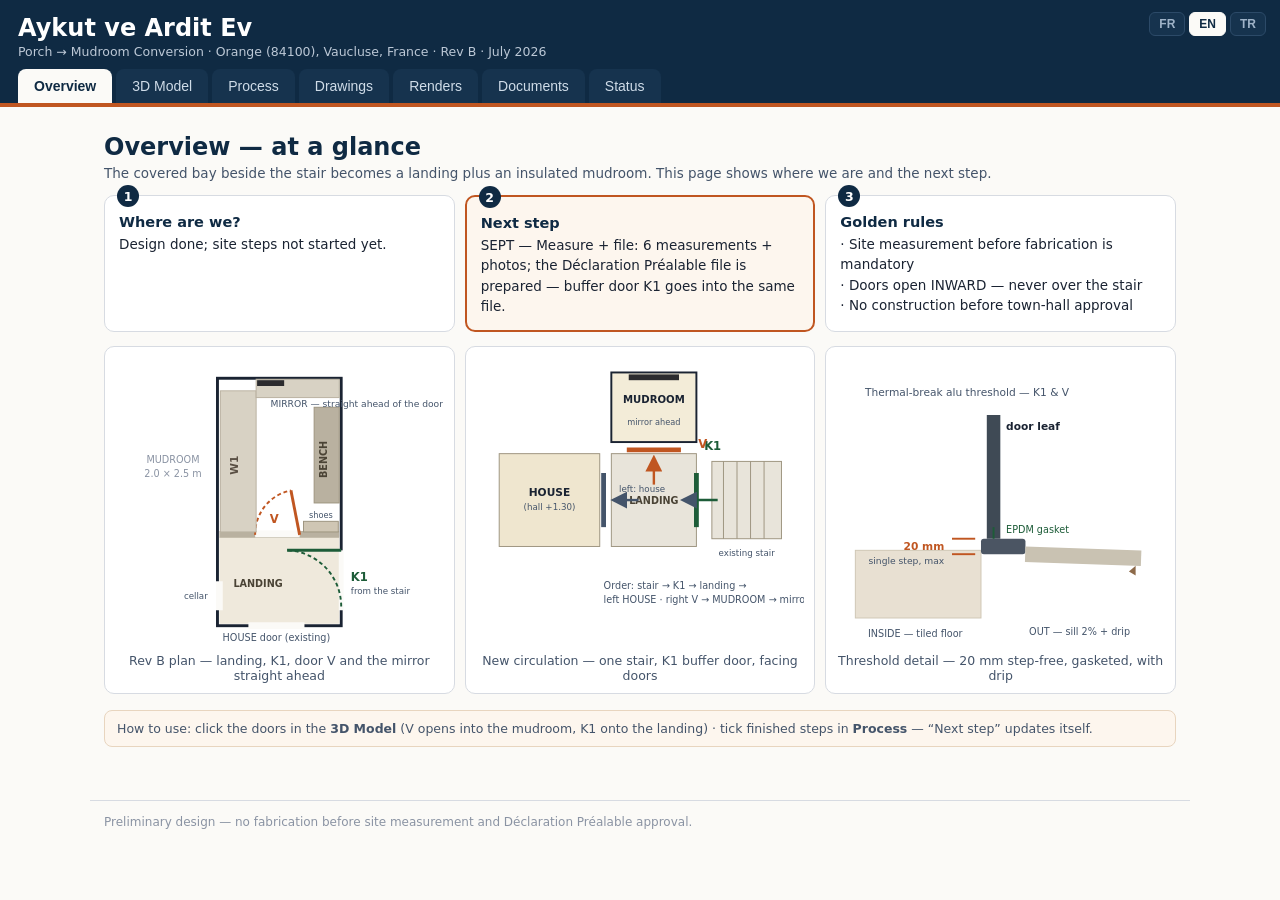
<file: index.html>
<!DOCTYPE html>
<html lang="tr">
<head>
<meta charset="utf-8">
<meta name="viewport" content="width=device-width, initial-scale=1">
<meta name="robots" content="noindex">
<meta name="description" content="Aykut ve Ardit Ev — sundurma → vestiyer dönüşümü proje portalı (Orange, Fransa)">
<link rel="icon" href="data:image/svg+xml,<svg xmlns='http://www.w3.org/2000/svg' viewBox='0 0 16 16'><rect width='16' height='16' rx='3' fill='%230f2a43'/><rect x='4' y='6' width='8' height='7' fill='%23c05621'/></svg>">
<title>Aykut ve Ardit Ev — Proje Portalı</title>
<link rel="stylesheet" href="css/portal.css">
<script type="importmap">{"imports":{"three":"./vendor/three.module.js"}}</script>
</head>
<body>
<header>
  <div class="baslik">
    <h1 data-i="h1">Aykut ve Ardit Ev</h1>
    <p data-i="baslik.alt">Sundurma → Vestiyer Dönüşümü · Orange (84100), Vaucluse, Fransa · Rev B · Temmuz 2026</p>
  </div>
  <div id="dil-secici" aria-label="Langue / Language / Dil">
    <button data-dil="fr">FR</button><button data-dil="en">EN</button><button data-dil="tr" class="aktif">TR</button>
  </div>
  <nav id="sekmeler">
    <button data-tab="ozet" class="aktif" data-i="tab.ozet">Özet</button>
    <button data-tab="model" data-i="tab.model">3B Model</button>
    <button data-tab="surec" data-i="tab.surec">Süreç</button>
    <button data-tab="cizimler" data-i="tab.cizimler">Çizimler</button>
    <button data-tab="render" data-i="tab.render">Render</button>
    <button data-tab="dokumanlar" data-i="tab.dokumanlar">Dokümanlar</button>
    <button data-tab="durum" data-i="tab.durum">Durum</button>
  </nav>
</header>

<main>
  <!-- ⓪ ÖZET -->
  <section id="tab-ozet" class="tab acik-tab">
    <h2 data-i="ozet.h">Özet — bir bakışta</h2>
    <p class="alt" data-i="ozet.alt">Merdiven yanındaki sundurma gözü; sahanlık + yalıtımlı vestiyer olarak dönüşüyor. Bu sayfa nerede olduğumuzu ve sıradaki adımı gösterir.</p>
    <div class="ozet-kartlar">
      <div class="ozet-kart"><div class="no">1</div><b data-i="ozet.k1">Neredeyiz?</b><span id="ozet-simdi">—</span></div>
      <div class="ozet-kart vurgu"><div class="no">2</div><b data-i="ozet.k2">Sıradaki adım</b><span id="ozet-sonraki">—</span></div>
      <div class="ozet-kart"><div class="no">3</div><b data-i="ozet.k3">Altın kurallar</b>
        <span data-i-html="ozet.kurallar">· İmalat öncesi yerinde ölçü şart<br>· Kapılar İÇE açılır — asla merdiven üzerine değil<br>· Belediye onayı gelmeden inşaat yok</span></div>
    </div>
    <div class="ozet-grid">
      <figure class="ozet-svg">
        <svg viewBox="0 0 340 300" role="img" aria-label="Rev B yerleşim krokisi — sahanlık ve vestiyer">
          <rect x="106" y="22" width="128" height="256" fill="#fff" stroke="#1a2332" stroke-width="3"/>
          <rect x="108" y="186" width="124" height="90" fill="#efe9dc"/>
          <text x="148" y="238" font-size="10" text-anchor="middle" fill="#4a4335" font-weight="700" data-i="svg.sahanlik">SAHANLIK</text>
          <rect x="108" y="180" width="124" height="7" fill="#b9b1a0"/>
          <line x1="145" y1="183" x2="191" y2="183" stroke="#fbfaf7" stroke-width="7"/>
          <line x1="191" y1="184" x2="182" y2="138" stroke="#c05621" stroke-width="3"/>
          <path d="M145 184 A46 46 0 0 1 182 138" fill="none" stroke="#c05621" stroke-width="2" stroke-dasharray="4 3"/>
          <text x="160" y="172" font-size="12" fill="#c05621" font-weight="700">V</text>
          <path d="M234 262 L234 200" stroke="#fbfaf7" stroke-width="5"/>
          <line x1="234" y1="200" x2="178" y2="200" stroke="#1d5c38" stroke-width="3"/>
          <path d="M234 258 A58 58 0 0 0 178 200" fill="none" stroke="#1d5c38" stroke-width="2" stroke-dasharray="4 3"/>
          <text x="244" y="232" font-size="12" fill="#1d5c38" font-weight="800">K1</text>
          <text x="244" y="245" font-size="9" fill="#44546a" data-i="svg.merdivenden">merdivenden</text>
          <path d="M138 278 L196 278" stroke="#fbfaf7" stroke-width="7"/>
          <text x="167" y="294" font-size="10" text-anchor="middle" fill="#44546a" data-i="svg.evKapisi">EV kapısı (mevcut)</text>
          <path d="M108 232 L108 262" stroke="#fbfaf7" stroke-width="7"/>
          <text x="96" y="250" font-size="9" text-anchor="end" fill="#44546a" data-i="svg.kiler">kiler</text>
          <rect x="109" y="35" width="37" height="146" fill="#d8d2c4" stroke="#b9b1a0"/>
          <text x="127" y="112" font-size="11" text-anchor="middle" transform="rotate(-90 127 112)" fill="#5a5044" font-weight="700">W1</text>
          <rect x="206" y="52" width="26" height="99" fill="#b9b1a0" stroke="#9d947f"/>
          <text x="219" y="106" font-size="10" text-anchor="middle" transform="rotate(-90 219 106)" fill="#4a4335" font-weight="700" data-i="svg.bank">BANK</text>
          <rect x="195" y="170" width="36" height="11" fill="#cfc6b4" stroke="#9d947f"/>
          <text x="213" y="167" font-size="8.5" text-anchor="middle" fill="#44546a" data-i="svg.ayakkabi">ayakkabı</text>
          <rect x="146" y="23" width="86" height="19" fill="#d8d2c4" stroke="#b9b1a0"/>
          <rect x="147" y="24" width="28" height="6" fill="#2b2b2e"/>
          <text x="161" y="52" font-size="9.5" fill="#44546a" data-i="svg.aynaKarsi">AYNA — kapının tam karşısı</text>
          <text x="60" y="110" font-size="10" fill="#8a93a3" text-anchor="middle" data-i="svg.vestiyer">VESTİYER</text>
          <text x="60" y="124" font-size="10" fill="#8a93a3" text-anchor="middle" data-i="svg.vestiyerOlcu">2.0 × 2.5 m</text>
        </svg>
        <figcaption data-i="ozet.cap1">Rev B planı — sahanlık, K1, V kapısı ve tam karşıda ayna</figcaption>
      </figure>
      <figure class="ozet-svg">
        <svg viewBox="0 0 340 300" role="img" aria-label="Yeni sirkülasyon şeması">
          <rect x="24" y="100" width="104" height="96" fill="#efe6cf" stroke="#9d947f"/>
          <text x="76" y="144" font-size="11" text-anchor="middle" fill="#1a2332" font-weight="700" data-i="svg.ev">EV</text>
          <text x="76" y="158" font-size="9" text-anchor="middle" fill="#44546a" data-i="svg.evHall">(hall +1.30)</text>
          <rect x="140" y="100" width="88" height="96" fill="#e8e4da" stroke="#9d947f"/>
          <text x="184" y="152" font-size="10" text-anchor="middle" fill="#4a4335" font-weight="700" data-i="svg.sahanlik">SAHANLIK</text>
          <rect x="140" y="16" width="88" height="72" fill="#f3ecd8" stroke="#1a2332" stroke-width="2"/>
          <text x="184" y="48" font-size="10.5" text-anchor="middle" fill="#1a2332" font-weight="700" data-i="svg.vestiyer">VESTİYER</text>
          <rect x="158" y="18" width="52" height="6" fill="#2b2b2e"/>
          <text x="184" y="70" font-size="8.5" text-anchor="middle" fill="#44546a" data-i="svg.aynaKarsida">ayna karşıda</text>
          <rect x="244" y="108" width="72" height="80" fill="#e8e4da" stroke="#9d947f"/>
          <g stroke="#9d947f"><line x1="256" y1="108" x2="256" y2="188"/><line x1="270" y1="108" x2="270" y2="188"/>
          <line x1="284" y1="108" x2="284" y2="188"/><line x1="298" y1="108" x2="298" y2="188"/></g>
          <text x="280" y="206" font-size="9" text-anchor="middle" fill="#44546a" data-i="svg.mevcutMerdiven">mevcut merdiven</text>
          <line x1="228" y1="120" x2="228" y2="176" stroke="#1d5c38" stroke-width="5"/>
          <text x="236" y="96" font-size="12" fill="#1d5c38" font-weight="800">K1</text>
          <path d="M250 148 L216 148" stroke="#1d5c38" stroke-width="2.5" marker-end="url(#ok1)"/>
          <line x1="132" y1="120" x2="132" y2="176" stroke="#44546a" stroke-width="5"/>
          <path d="M168 148 L144 148" stroke="#44546a" stroke-width="2.5" marker-end="url(#ok1)"/>
          <text x="148" y="140" font-size="9" fill="#44546a" data-i="svg.solaEv">sola: ev</text>
          <line x1="156" y1="96" x2="212" y2="96" stroke="#c05621" stroke-width="5"/>
          <text x="230" y="94" font-size="12" fill="#c05621" font-weight="700">V</text>
          <path d="M184 132 L184 106" stroke="#c05621" stroke-width="2.5" marker-end="url(#ok2)"/>
          <text x="132" y="240" font-size="10" fill="#44546a" data-i="svg.sira1">Sıra: merdiven → K1 → sahanlık →</text>
          <text x="132" y="254" font-size="10" fill="#44546a" data-i="svg.sira2">sola EV · sağa V → VESTİYER → ayna</text>
          <defs>
            <marker id="ok1" markerWidth="7" markerHeight="7" refX="5" refY="3.5" orient="auto"><path d="M0 0 L7 3.5 L0 7 z" fill="#44546a"/></marker>
            <marker id="ok2" markerWidth="7" markerHeight="7" refX="5" refY="3.5" orient="auto"><path d="M0 0 L7 3.5 L0 7 z" fill="#c05621"/></marker>
          </defs>
        </svg>
        <figcaption data-i="ozet.cap2">Yeni sirkülasyon — tek merdiven, K1 rüzgarlık kapısı, karşılıklı kapılar</figcaption>
      </figure>
      <figure class="ozet-svg">
        <svg viewBox="0 0 340 300" role="img" aria-label="Eşik detayı kesiti">
          <rect x="20" y="200" width="130" height="70" fill="#e8e0d2" stroke="#cfc6b4"/>
          <text x="82" y="290" font-size="10" text-anchor="middle" fill="#44546a" data-i="svg.icKaro">İÇ — karo zemin</text>
          <rect x="150" y="188" width="46" height="16" rx="3" fill="#4b5563"/>
          <rect x="196" y="196" width="120" height="16" fill="#c9c2b2" transform="rotate(2 196 196)"/>
          <path d="M310 216 l0 10 l-7 -4 z" fill="#8d6a4a"/>
          <text x="252" y="288" font-size="10" text-anchor="middle" fill="#44546a" data-i="svg.disDenizlik">DIŞ — denizlik %2 eğim + damlalık</text>
          <rect x="156" y="60" width="14" height="128" fill="#3f4a55"/>
          <text x="176" y="76" font-size="11" fill="#1a2332" font-weight="700" data-i="svg.kapiKanadi">kapı kanadı</text>
          <line x1="163" y1="188" x2="163" y2="176" stroke="#1d5c38" stroke-width="2"/>
          <text x="176" y="182" font-size="10" fill="#1d5c38" data-i="svg.epdm">EPDM conta</text>
          <path d="M120 204 h24" stroke="#c05621" stroke-width="2"/>
          <path d="M120 188 h24" stroke="#c05621" stroke-width="2"/>
          <text x="112" y="200" font-size="11" text-anchor="end" fill="#c05621" font-weight="700">20 mm</text>
          <text x="112" y="214" font-size="9.5" text-anchor="end" fill="#44546a" data-i="svg.tekBasamak">tek basamak, max</text>
          <text x="30" y="40" font-size="11" fill="#44546a" data-i="svg.esikKural">Alüminyum termik eşik profili — K1 ve V'de aynı kural</text>
        </svg>
        <figcaption data-i="ozet.cap3">Eşik detayı — 20 mm engelsiz, contalı, damlalıklı</figcaption>
      </figure>
    </div>
    <p class="not" data-i-html="ozet.nasil">Nasıl kullanılır: <b>3B Model</b>'de kapılara tıklayın (V vestiyere, K1 sahanlığa İÇE açılır) · <b>Süreç</b>'te biten adımları işaretleyin, buradaki “Sıradaki adım” kendini günceller.</p>
  </section>

  <!-- ① 3B MODEL -->
  <section id="tab-model" class="tab">
    <div id="model-arac">
      <div class="grup">
        <button id="btn-ic" class="aktif" data-i="model.ic">İç mekân</button>
        <button id="btn-dis" data-i="model.dis">Dış cephe</button>
      </div>
      <div class="grup">
        <button id="btn-cephe" hidden data-i="model.once">Önce / Sonra</button>
        <button id="btn-kapi" data-i="model.kapiV">Kapı V</button>
        <button id="btn-d3" data-i="model.kapiK1">Kapı K1</button>
      </div>
      <div class="grup" id="preset-grup">
        <button data-preset="k1" class="aktif" data-i="model.pk1">K1'den</button>
        <button data-preset="ayna" data-i="model.payna">Kapı→Ayna</button>
        <button data-preset="kus" data-i="model.pkus">Kuşbakışı</button>
      </div>
    </div>
    <div id="viewer"></div>
    <div id="model-durum" data-i="model.durum0">Sahanlık: karşıda mevcut EV kapısı, solda vestiyer kapısı V, sağda camlı K1 (merdivene çıkış). Kapılara tıklayın — V vestiyere, K1 sahanlığa İÇE açılır; hiçbiri merdiven üzerine açılmaz.</div>
  </section>

  <!-- ② SÜREÇ -->
  <section id="tab-surec" class="tab">
    <h2 data-i="surec.h">Süreç — Eylül'den Mart'a</h2>
    <p class="alt" data-i="surec.alt">Kutuları işaretledikçe ilerleme kaydedilir (bu tarayıcıda saklanır). Kaynak: Ev Sahibi Rehberi, sayfa 2.</p>
    <div id="ilerleme"><div id="ilerleme-cubuk"></div></div>
    <ol id="adimlar"></ol>
  </section>

  <!-- ③ ÇİZİMLER -->
  <section id="tab-cizimler" class="tab">
    <h2 data-i="cizim.h">İmalat Çizimleri</h2>
    <div class="cizim-bar">
      <button data-sayfa="1" data-i="cizim.b1">S-01 Yerleşim</button>
      <button data-sayfa="2" data-i="cizim.b2">S-02 W1 Görünüş</button>
      <button data-sayfa="3" data-i="cizim.b3">S-03 B1 + M1</button>
      <button data-sayfa="4" data-i="cizim.b4">S-04 Kesitler</button>
      <button data-sayfa="5" data-i="cizim.b5">S-05 Hırdavat</button>
    </div>
    <iframe id="cizim-goster" title="Çizim görüntüleyici"></iframe>
    <h3 data-i="cizim.cad">CAD (DXF) indirmeleri — mm, 1:1, R2010</h3>
    <ul class="dxf-liste">
      <li><a href="docs/cad/S01_Yerlesim.dxf" download>S01_Yerlesim.dxf</a> <span data-i="cizim.d1">— yerleşim planı</span></li>
      <li><a href="docs/cad/S02_W1_Gorunus.dxf" download>S02_W1_Gorunus.dxf</a> <span data-i="cizim.d2">— W1 gardırop görünüşü</span></li>
      <li><a href="docs/cad/S03_B1_Gorunus.dxf" download>S03_B1_Gorunus.dxf</a> <span data-i="cizim.d3">— B1 bank + M1 ayna duvarı</span></li>
      <li><a href="docs/cad/S04_Kesitler.dxf" download>S04_Kesitler.dxf</a> <span data-i="cizim.d4">— düşey kesitler</span></li>
      <li><a href="docs/cad/README_CAD.md" download>README_CAD.md</a> <span data-i="cizim.d5">— birim ve katman rehberi</span></li>
    </ul>
  </section>

  <!-- ③b RENDER (fotoreal galeri) -->
  <section id="tab-render" class="tab">
    <h2 data-i="render.h">Fotoreal Görseller</h2>
    <p class="alt" data-i="render.alt">Her açı için: solda 3B model görünümü, sağda yapay zekâ ile üretilmiş fotoreal yorum.</p>
    <div id="render-galeri" class="render-galeri"></div>
    <p class="not" data-i="render.gercekNot">Dış Önce/Sonra çifti gerçek saha fotoğrafından üretilmiştir (Önce: temizlenmiş; Sonra: dönüşüm uygulanmış). İllüstratiftir.</p>
    <p class="not" data-i="render.not">Fotoreal görseller illüstratiftir — ölçü ve imalat otoritesi çizimlerdedir.</p>
  </section>

  <!-- ④ DOKÜMANLAR -->
  <section id="tab-dokumanlar" class="tab">
    <h2 data-i="dok.h">Dokümanlar</h2>
    <div class="grup-baslik" id="dok-tr">Türkçe</div>
    <ul class="dok-liste">
      <li><a href="docs/Orange_Vestiyer_Donusum_Paketi_A3_TR.pdf">Tasarım ve Uygulama Dosyası (A3, 14 s.)</a><span>Tam paket: çizimler, iş sırası, izinler, maliyet, lojistik</span></li>
      <li><a href="docs/Orange_Vestiyer_Yonetici_Ozeti_A4_TR.pdf">Yönetici Özeti (A4, 2 s.)</a><span>Kararlar, rakamlar ve kurallar tek bakışta</span></li>
      <li><a href="docs/Shop_Drawings_Vestiyer_TR.pdf">İmalat Çizim Seti S-01…S-05 (A3)</a><span>Taşerona verilecek antetli pafta seti</span></li>
      <li><a href="docs/Ev_Sahibi_Rehberi_TR.pdf">Ev Sahibi Rehberi (A4, 5 s.)</a><span>Adım adım kontrol listeleri — mimar gerektirmez</span></li>
      <li><a href="docs/Dossier_DP_Planches_FR.pdf">Belediye DP paftaları (FR aslı, A3)</a><span>Resmî başvuru Fransızca aslıyla yapılır — DP2/DP3/DP4</span></li>
      <li><a href="docs/Sartname_KendinYap_TR.pdf">Kendin-Yap Şartnamesi (A4, 12 s.)</a><span>Malzeme kararları, yöntem beyanları, ustaya bırak listesi</span></li>
      <li><a href="docs/Ek_Sahanlik_Kapisi_D3_TR.pdf">Ek: Rüzgarlık Kapısı K1 + Eşik Detayları (A4, 2 s.)</a><span>Karar — güvenlik + ısı; kapı tipi, yön kuralı, eşik kesiti (eski kod: D3)</span></li>
    </ul>
    <div class="grup-baslik" lang="en" id="dok-en">English</div>
    <ul class="dok-liste">
      <li><a href="docs/Orange_Mudroom_Conversion_Pack_A3.pdf">Design &amp; Execution Pack (A3, 14 pp)</a><span>Full English pack — drawings, method, permits, costs</span></li>
      <li><a href="docs/Orange_Mudroom_Executive_Summary_A4.pdf">Executive Summary (A4, 2 pp)</a><span>Decisions and headline numbers</span></li>
      <li><a href="docs/Shop_Drawings_EN.pdf">Fabrication Drawings S-01…S-05 (A3)</a><span>Titled sheet set for the joiner</span></li>
      <li><a href="docs/Owner_Guide_EN.pdf">Owner's Guide (A4)</a><span>Step-by-step checklists</span></li>
      <li><a href="docs/SelfBuild_Spec_EN.pdf">Self-Build Specification (A4)</a><span>Materials, method statements, leave-to-pro list</span></li>
      <li><a href="docs/Dossier_DP_Planches_FR.pdf">Town-hall DP sheets (French original, A3)</a><span>The official submission is made with the French original</span></li>
    </ul>
    <div class="grup-baslik" lang="fr" id="dok-fr">Français</div>
    <ul class="dok-liste">
      <li><a href="docs/Dossier_DP_Planches_FR.pdf">Dossier DP — planches (A3)</a><span>DP2 plan de masse · DP3 coupe · DP4 façades · liste des pièces</span></li>
      <li><a href="docs/Dossier_Conception_A3_FR.pdf">Dossier de conception (A3, 14 p.)</a><span>Plans, méthode, autorisations, coûts</span></li>
      <li><a href="docs/Resume_A4_FR.pdf">Résumé (A4, 2 p.)</a><span>Décisions et chiffres clés</span></li>
      <li><a href="docs/Plans_Fabrication_FR.pdf">Plans de fabrication S-01…S-05 (A3)</a><span>Jeu de planches pour le menuisier</span></li>
      <li><a href="docs/Guide_Proprietaire_FR.pdf">Guide du propriétaire (A4)</a><span>Listes de contrôle pas à pas</span></li>
      <li><a href="docs/Cahier_AutoConstruction_FR.pdf">Cahier auto-construction (A4)</a><span>Matériaux, modes opératoires, à confier au pro</span></li>
    </ul>
    <p class="not" data-i="dok.not">Not: İhale/teklif dosyası ticari şartlar içerdiğinden bu portalda yayımlanmaz; firmalara e-posta ile gönderilir.</p>
  </section>

  <!-- ⑤ DURUM -->
  <section id="tab-durum" class="tab">
    <h2 data-i="durum.h">Proje Durumu</h2>
    <p class="alt" data-i="durum.alt">Bugüne kadar tamamlanan işler — en eskisi üstte, otomatik güncellenir.</p>
    <ol id="durum-liste"></ol>
  </section>
</main>

<footer data-i="footer">Ön tasarım — ölçüler yerinde doğrulanmadan ve Déclaration Préalable (ön izin bildirimi) onaylanmadan imalat yapılamaz.</footer>

<script type="module" src="js/portal.js"></script>
</body>
</html>
</file>
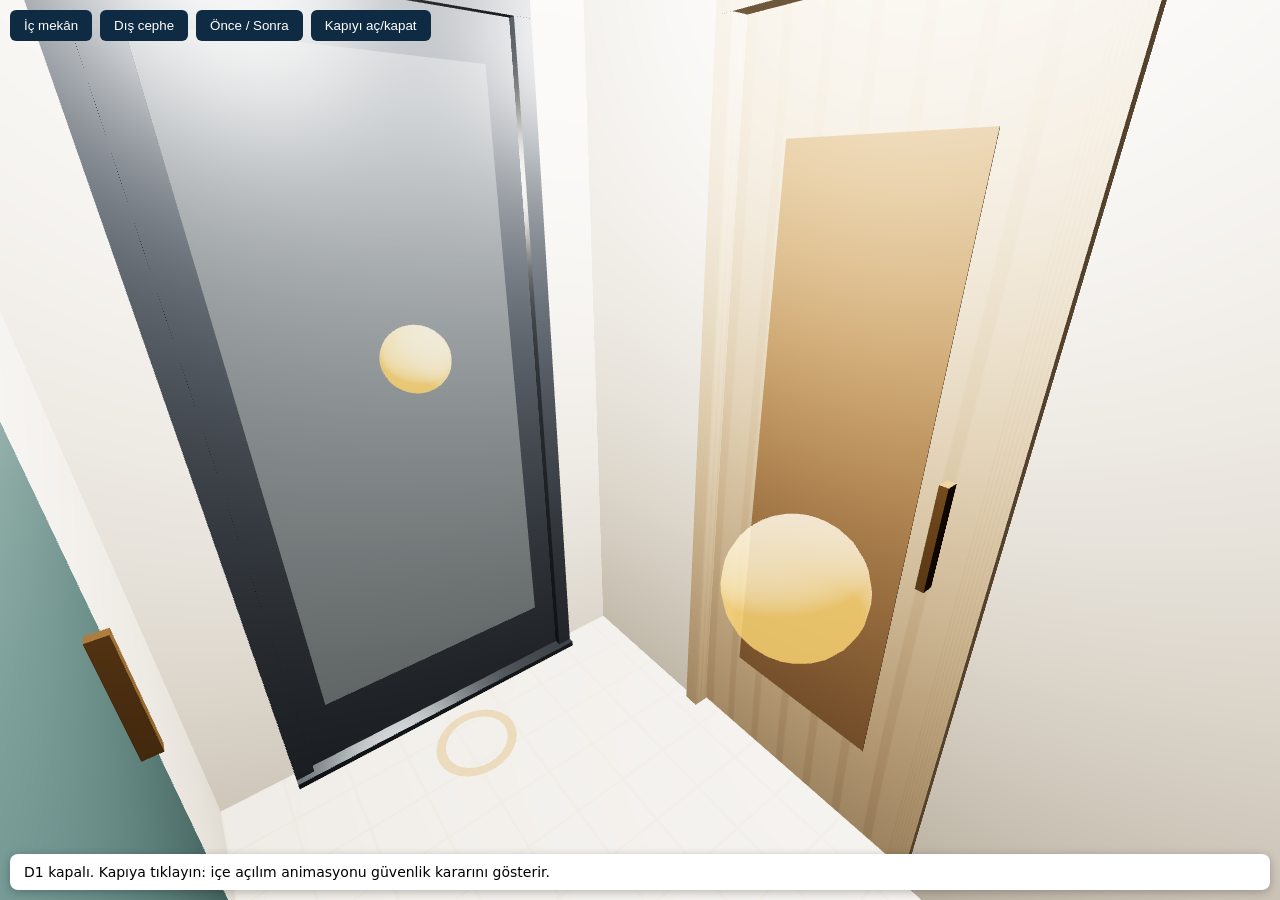
<file: model.html>
<!DOCTYPE html>
<html lang="tr">
<head>
<meta charset="utf-8">
<meta name="viewport" content="width=device-width, initial-scale=1">
<meta name="robots" content="noindex">
<link rel="icon" href="data:image/svg+xml,<svg xmlns='http://www.w3.org/2000/svg' viewBox='0 0 16 16'><rect width='16' height='16' fill='%230f2a43'/></svg>">
<title>3B Model — Vestiyer (test sayfası)</title>
<style>
  html,body{margin:0;height:100%;font-family:system-ui,sans-serif}
  #viewer{position:fixed;inset:0}
  #bar{position:fixed;top:10px;left:10px;z-index:5;display:flex;gap:8px}
  button{padding:8px 14px;border:0;border-radius:6px;background:#0f2a43;color:#fff;cursor:pointer}
  #durum{position:fixed;bottom:10px;left:10px;right:10px;z-index:5;background:#fff;
         padding:10px 14px;border-radius:8px;font-size:14px;box-shadow:0 2px 8px rgba(0,0,0,.25)}
  #durum.acik{background:#eaf6ee}
  .webgl-yok{padding:40px;text-align:center;font-size:18px}
</style>
<script type="importmap">{"imports":{"three":"./vendor/three.module.js"}}</script>
</head>
<body>
<div id="viewer"></div>
<div id="bar">
  <button id="ic">İç mekân</button>
  <button id="dis">Dış cephe</button>
  <button id="cephe">Önce / Sonra</button>
  <button id="kapi">Kapıyı aç/kapat</button>
</div>
<div id="durum">D1 kapalı. Kapıya tıklayın: içe açılım animasyonu güvenlik kararını gösterir.</div>
<script type="module">
import { initViewer } from './js/model.js';
const api = await initViewer(document.getElementById('viewer'), document.getElementById('durum'));
if (api) {
  document.getElementById('ic').onclick = () => api.setMode('ic');
  document.getElementById('dis').onclick = () => api.setMode('dis');
  document.getElementById('cephe').onclick = () => api.toggleFacade();
  document.getElementById('kapi').onclick = () => api.toggleDoor();
}
</script>
</body>
</html>
</file>
<file: css/portal.css>
:root{
  --navy:#0f2a43; --ink:#1a2332; --copper:#c05621; --paper:#f7f5f0;
  --slate:#44546a; --lgrey:#d7dbe2; --green:#1d5c38;
}
*{box-sizing:border-box}
html,body{margin:0;font-family:system-ui,-apple-system,"Segoe UI",sans-serif;color:var(--ink);background:#fbfaf7}
header{background:var(--navy);color:#fff;padding:14px 18px 0;border-bottom:4px solid var(--copper);position:relative}
#dil-secici{position:absolute;top:12px;right:14px;display:flex;gap:4px}
#dil-secici button{border:1px solid #2c4a68;background:#16334e;color:#9fb3c8;font-size:12px;font-weight:700;padding:4px 9px;border-radius:6px;cursor:pointer}
#dil-secici button.aktif{background:#fbfaf7;color:var(--navy);border-color:#fbfaf7}
.baslik h1{margin:0;font-size:clamp(17px,3.4vw,24px)}
.baslik p{margin:2px 0 10px;font-size:12.5px;color:#bcc8d6}
nav#sekmeler{display:flex;gap:4px;flex-wrap:wrap}
nav#sekmeler button{
  border:0;padding:9px 16px;font-size:14px;cursor:pointer;
  background:#16334e;color:#cfdce8;border-radius:8px 8px 0 0}
nav#sekmeler button.aktif{background:#fbfaf7;color:var(--navy);font-weight:700}
main{max-width:1100px;margin:0 auto;padding:16px 14px 40px}
.tab{display:none}
.tab.acik-tab{display:block}
h2{color:var(--navy);margin:10px 0 4px}
.alt{color:var(--slate);font-size:13.5px;margin:0 0 14px}

/* özet */
.ozet-kartlar{display:grid;grid-template-columns:repeat(auto-fit,minmax(240px,1fr));gap:10px;margin:14px 0}
.ozet-kart{background:#fff;border:1px solid var(--lgrey);border-radius:10px;padding:14px;position:relative}
.ozet-kart .no{position:absolute;top:-11px;left:12px;width:22px;height:22px;border-radius:50%;
  background:var(--navy);color:#fff;font-size:12.5px;font-weight:700;display:flex;align-items:center;justify-content:center}
.ozet-kart b{display:block;color:var(--navy);margin:4px 0 4px;font-size:14.5px}
.ozet-kart span{font-size:13.5px;color:var(--ink);line-height:1.5}
.ozet-kart.vurgu{border-color:var(--copper);border-width:2px;background:#fdf6ee}
.ozet-grid{display:grid;grid-template-columns:repeat(auto-fit,minmax(240px,1fr));gap:10px;margin:6px 0 4px}
.ozet-svg{margin:0;background:#fff;border:1px solid var(--lgrey);border-radius:10px;padding:10px}
.ozet-svg svg{width:100%;height:auto;display:block}
.ozet-svg figcaption{font-size:12.5px;color:var(--slate);text-align:center;padding-top:6px}

/* model */
#viewer{width:100%;height:min(66vh,560px);border-radius:10px;overflow:hidden;background:#2e2a26;touch-action:none}
#model-arac{display:flex;justify-content:space-between;gap:8px;margin:8px 0;flex-wrap:wrap}
#model-arac .grup{display:flex;gap:6px}
#model-arac button{border:1px solid var(--lgrey);background:#fff;padding:8px 14px;border-radius:8px;font-size:13.5px;cursor:pointer}
#model-arac button.aktif{background:var(--navy);color:#fff;border-color:var(--navy)}
#model-durum{margin-top:10px;background:#fff;border:1px solid var(--lgrey);border-left:4px solid var(--copper);
  padding:10px 14px;border-radius:8px;font-size:14px;line-height:1.45}
#model-durum.acik{border-left-color:var(--green);background:#f2f9f4}
.webgl-yok{padding:40px;text-align:center;font-size:17px;color:#eee}

/* süreç */
#ilerleme{height:10px;background:#e8e4da;border-radius:6px;margin-bottom:16px;overflow:hidden}
#ilerleme-cubuk{height:100%;width:0;background:var(--green);transition:width .3s}
#adimlar{list-style:none;padding:0;margin:0}
#adimlar li{display:flex;gap:12px;align-items:flex-start;background:#fff;border:1px solid var(--lgrey);
  border-radius:10px;padding:12px 14px;margin-bottom:10px}
#adimlar li.tamam{background:#f2f9f4;border-color:#bcd9c5}
#adimlar input{width:20px;height:20px;margin-top:2px;accent-color:var(--green);flex:none}
#adimlar .ay{font-weight:700;color:var(--green);font-size:12px;width:108px;flex:none;padding-top:3px}
#adimlar .icerik b{display:block;color:var(--navy)}
#adimlar .icerik span{font-size:13px;color:var(--slate)}

/* çizimler */
.cizim-bar{display:flex;gap:6px;flex-wrap:wrap;margin-bottom:8px}
.cizim-bar button{border:1px solid var(--lgrey);background:#fff;padding:8px 12px;border-radius:8px;cursor:pointer;font-size:13px}
.cizim-bar button.aktif{background:var(--navy);color:#fff}
#cizim-goster{width:100%;height:min(70vh,620px);border:1px solid var(--lgrey);border-radius:10px;background:#fff}
h3{color:var(--navy);margin:18px 0 6px;font-size:15px}
.dxf-liste{list-style:none;padding:0;margin:0;font-size:14px}
.dxf-liste li{padding:6px 0;border-bottom:1px solid #eee}
.dxf-liste a{color:var(--copper);font-weight:600;text-decoration:none}

/* dokümanlar */
.grup-baslik{font-weight:700;color:var(--copper);margin:18px 0 6px;text-transform:uppercase;font-size:12.5px;letter-spacing:.4px}
.dok-liste{list-style:none;padding:0;margin:0}
.dok-liste li{background:#fff;border:1px solid var(--lgrey);border-radius:10px;padding:12px 14px;margin-bottom:8px}
.dok-liste a{color:var(--navy);font-weight:700;text-decoration:none;font-size:15px}
.dok-liste span{display:block;font-size:13px;color:var(--slate);margin-top:2px}
.not{font-size:12.5px;color:var(--slate);background:#fdf6ee;border:1px solid #e8d5bf;border-radius:8px;padding:10px 12px;margin-top:16px}

/* durum */
#durum-liste{list-style:none;padding:0;margin:0;position:relative}
#durum-liste::before{content:"";position:absolute;left:9px;top:6px;bottom:6px;width:2px;background:var(--lgrey)}
#durum-liste li{position:relative;padding:0 0 16px 34px}
#durum-liste li::before{content:"";position:absolute;left:2px;top:4px;width:16px;height:16px;border-radius:50%;
  background:var(--green);border:3px solid #fbfaf7;box-shadow:0 0 0 1px var(--lgrey)}
#durum-liste .m{font-weight:700;color:var(--navy)}
#durum-liste .t{color:var(--slate);font-size:12.5px;margin-left:6px}
#durum-liste .o{font-size:14px}

footer{max-width:1100px;margin:0 auto;padding:14px;color:#8a93a3;font-size:12px;border-top:1px solid var(--lgrey)}
@media (max-width:480px){
  #viewer{height:56vh}
  #adimlar .ay{width:84px}
}

/* WP-D: 360° panorama çıkış düğmesi */
#viewer { position: relative; }
#pano-cikis {
  position: absolute; top: 12px; right: 12px; z-index: 6;
  padding: 11px 18px; min-height: 44px; border: 0; border-radius: 999px;
  background: #c05621; color: #fff; font-size: 14.5px; font-weight: 600;
  cursor: pointer; box-shadow: 0 2px 10px rgba(0,0,0,.35);
}
#pano-cikis:active { transform: scale(.97); }

/* WP-F: fotoreal galeri */
.render-galeri { display: flex; flex-direction: column; gap: 26px; margin-top: 14px; }
.render-cift { display: grid; grid-template-columns: 1fr 1fr; gap: 10px; margin: 0; }
.render-cift .render-rozet { grid-column: 1 / -1; display: grid; grid-template-columns: 1fr 1fr; gap: 10px; }
.render-cift .render-rozet span { font-size: 12.5px; font-weight: 600; color: #5a6472;
  text-transform: uppercase; letter-spacing: .04em; }
.render-cift a { display: block; }
.render-cift img { width: 100%; height: auto; border-radius: 8px; display: block;
  background: #2e2a26; box-shadow: 0 1px 6px rgba(15,42,67,.18); }
.render-cift figcaption { grid-column: 1 / -1; font-size: 13.5px; color: #44546a; margin-top: 2px; }
@media (max-width: 700px) {
  .render-cift { grid-template-columns: 1fr; }
  .render-cift .render-rozet { display: none; }
}
</file>
